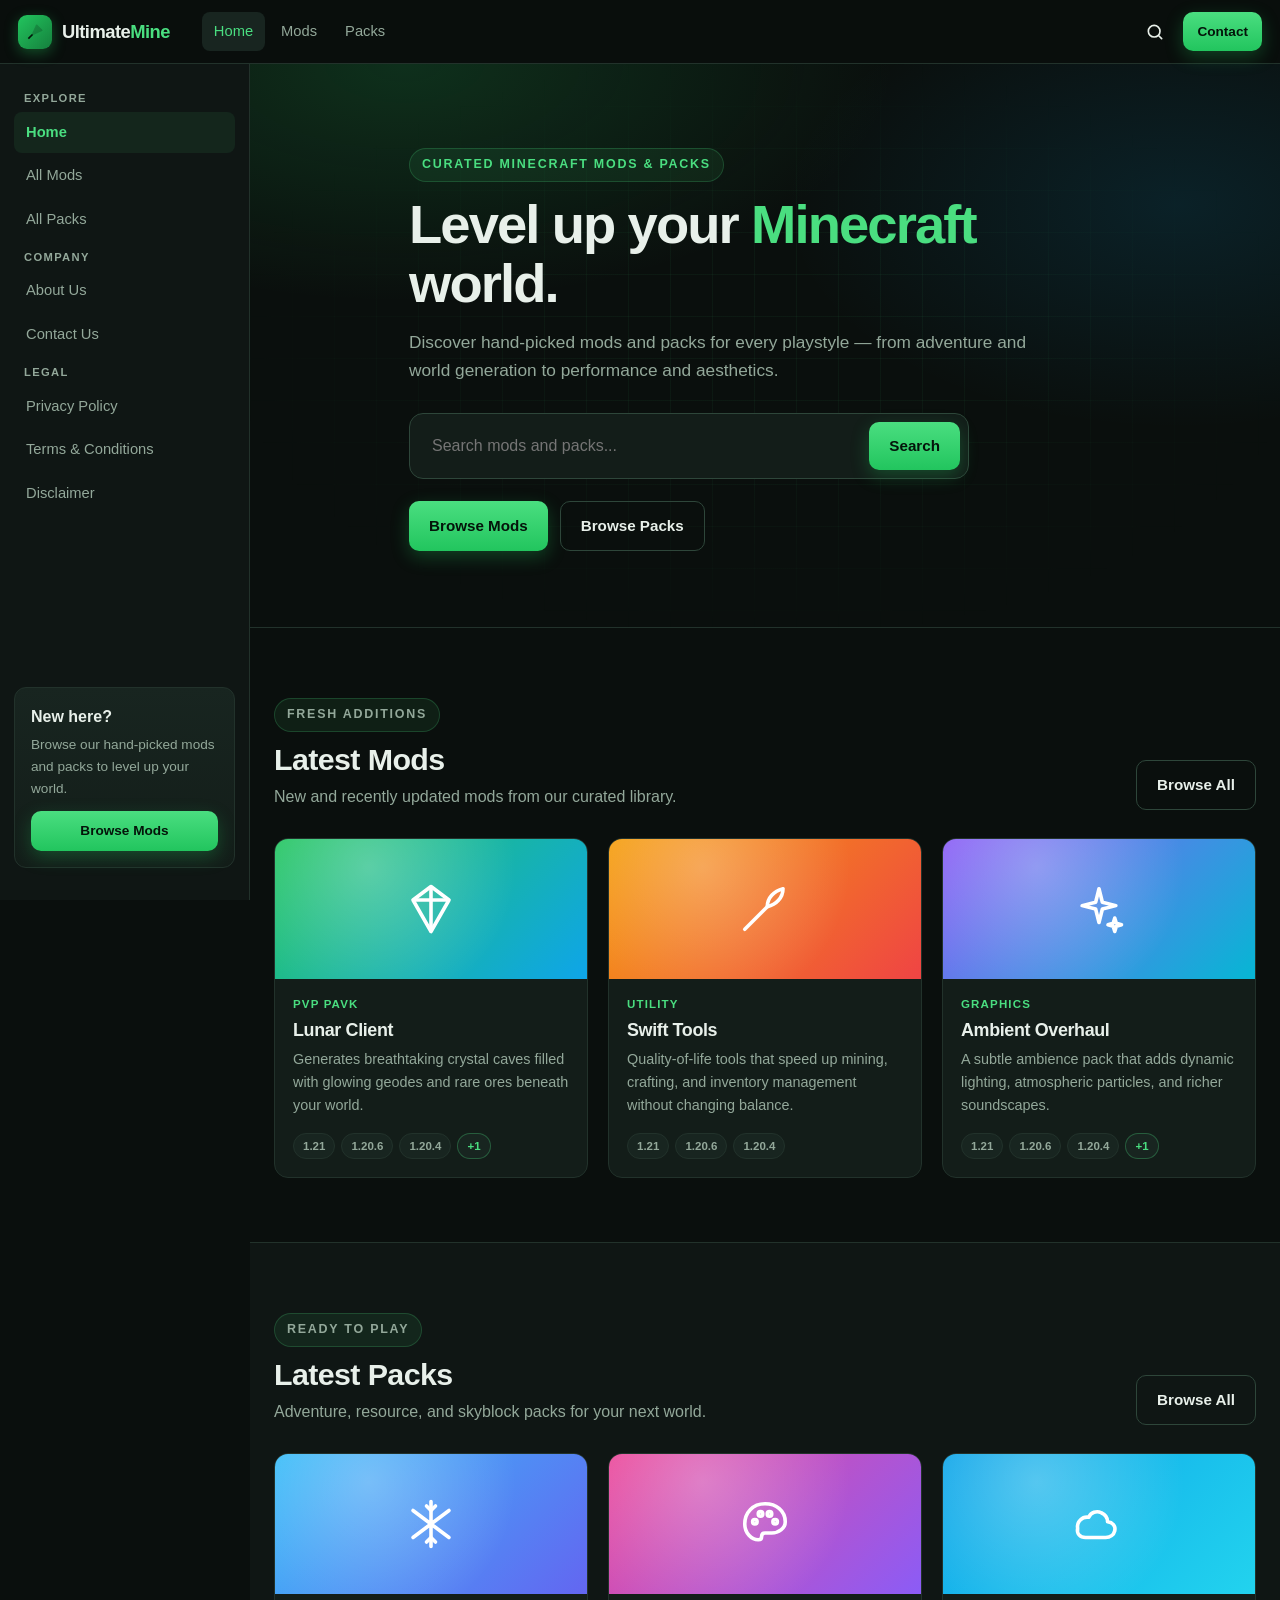
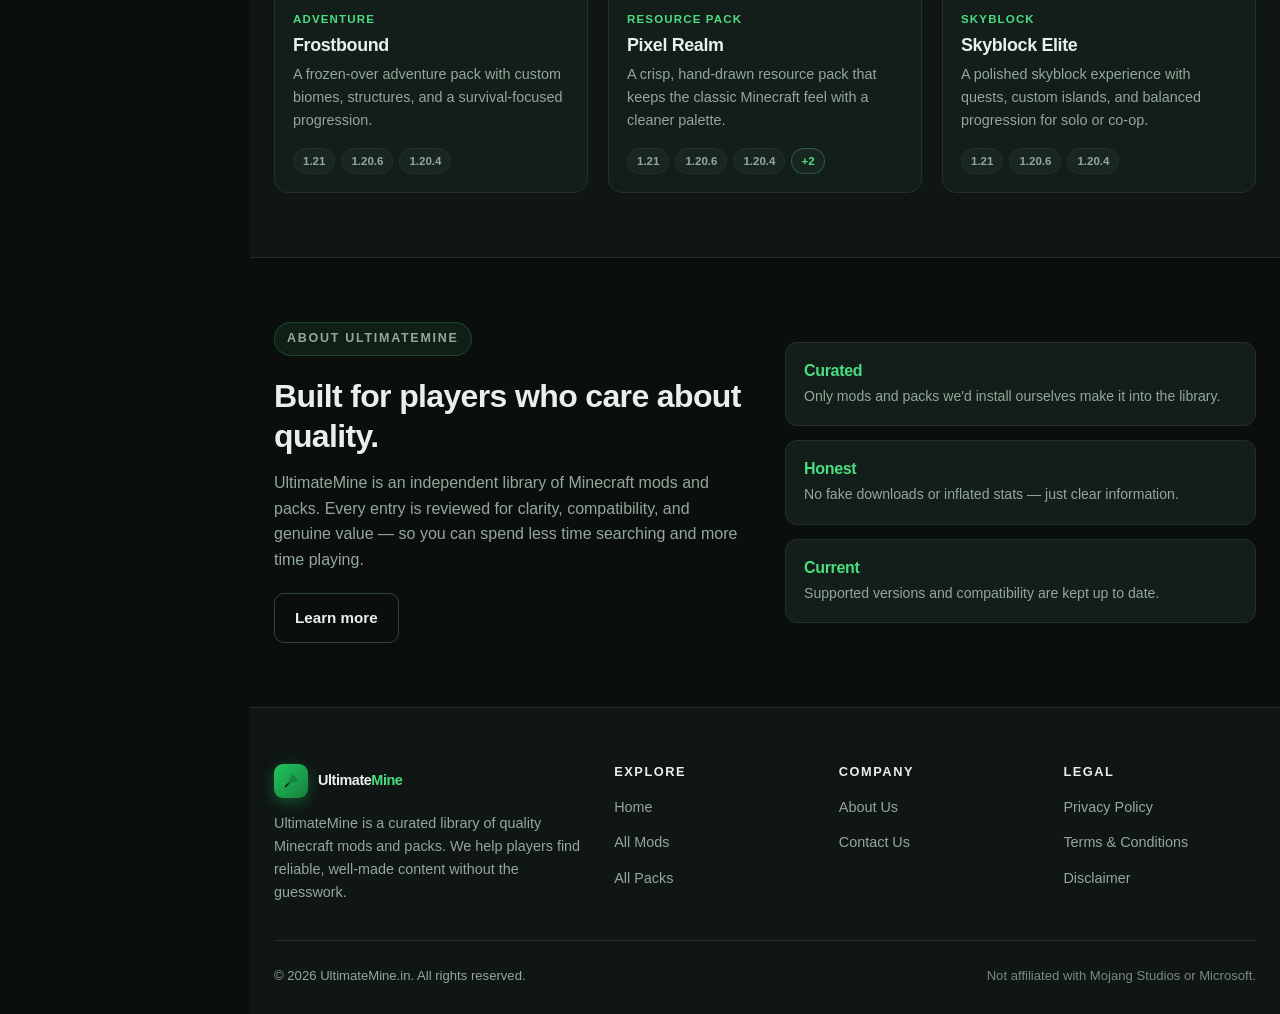
<file: index.html>
<!DOCTYPE html>
<html lang="en">
<head>
  <meta charset="UTF-8">
  <meta name="viewport" content="width=device-width, initial-scale=1.0">
  <title>UltimateMine — Premium Minecraft Mods &amp; Packs</title>
  <meta name="description" content="UltimateMine is a curated library of quality Minecraft mods and packs. Discover world generation, utility, graphics, adventure, resource packs and skyblock experiences.">
  <link rel="canonical" href="https://ultimatemine.in/">
  <meta name="robots" content="index, follow, max-image-preview:large">
  <meta name="theme-color" content="#0a0f0d">

  <meta property="og:type" content="website">
  <meta property="og:site_name" content="UltimateMine">
  <meta property="og:title" content="UltimateMine — Premium Minecraft Mods &amp; Packs">
  <meta property="og:description" content="A curated library of quality Minecraft mods and packs for every playstyle.">
  <meta property="og:url" content="https://ultimatemine.in/">
  <meta property="og:image" content="https://ultimatemine.in/assets/images/og-cover.svg">

  <meta name="twitter:card" content="summary_large_image">
  <meta name="twitter:title" content="UltimateMine — Premium Minecraft Mods &amp; Packs">
  <meta name="twitter:description" content="A curated library of quality Minecraft mods and packs for every playstyle.">
  <meta name="twitter:image" content="https://ultimatemine.in/assets/images/og-cover.svg">

  <link rel="icon" type="image/svg+xml" href="assets/images/favicon.svg">
  <link rel="stylesheet" href="assets/style.css">

  <script type="application/ld+json">
  {
    "@context": "https://schema.org",
    "@graph": [
      {
        "@type": "WebSite",
        "@id": "https://ultimatemine.in/#website",
        "url": "https://ultimatemine.in/",
        "name": "UltimateMine",
        "description": "A curated library of quality Minecraft mods and packs.",
        "publisher": { "@id": "https://ultimatemine.in/#organization" },
        "potentialAction": {
          "@type": "SearchAction",
          "target": "https://ultimatemine.in/mods/index.html?q={search_term_string}",
          "query-input": "required name=search_term_string"
        }
      },
      {
        "@type": "Organization",
        "@id": "https://ultimatemine.in/#organization",
        "name": "UltimateMine",
        "url": "https://ultimatemine.in/",
        "logo": "https://ultimatemine.in/assets/images/og-cover.svg"
      }
    ]
  }
  </script>
</head>
<body data-base="">
  <a href="#main" class="skip-link">Skip to content</a>

  <header class="site-header">
    <div class="header-inner">
      <button class="icon-btn menu-toggle" id="menuToggle" aria-label="Toggle navigation menu" aria-expanded="false" aria-controls="sidebar">
        <svg viewBox="0 0 24 24" width="22" height="22" fill="none" stroke="currentColor" stroke-width="2" stroke-linecap="round"><path d="M3 6h18M3 12h18M3 18h18"/></svg>
      </button>
      <a href="index.html" class="logo" aria-label="UltimateMine home">
        <span class="logo-mark" aria-hidden="true">
          <svg viewBox="0 0 24 24" width="20" height="20" fill="none" stroke="currentColor" stroke-width="2" stroke-linejoin="round"><path d="M4 20 L9 15"/><path d="M9 15 L14 4 L20 10 L9 15 Z" fill="currentColor" opacity=".2"/></svg>
        </span>
        <span class="logo-text">Ultimate<span class="accent">Mine</span></span>
      </a>
      <nav class="header-nav" aria-label="Primary navigation">
        <a href="index.html" aria-current="page">Home</a>
        <a href="mods/index.html">Mods</a>
        <a href="packs/index.html">Packs</a>
      </nav>
      <div class="header-actions">
        <button class="icon-btn" id="searchToggle" aria-label="Open search" aria-expanded="false">
          <svg viewBox="0 0 24 24" width="20" height="20" fill="none" stroke="currentColor" stroke-width="2" stroke-linecap="round"><circle cx="11" cy="11" r="7"/><path d="m20 20-3.5-3.5"/></svg>
        </button>
        <a href="contact.html" class="btn btn-primary btn-sm header-cta">Contact</a>
      </div>
    </div>
  </header>

  <div class="search-overlay" id="searchOverlay" hidden>
    <div class="search-panel" role="dialog" aria-modal="true" aria-label="Site search">
      <div class="search-bar">
        <svg viewBox="0 0 24 24" width="20" height="20" fill="none" stroke="currentColor" stroke-width="2" stroke-linecap="round"><circle cx="11" cy="11" r="7"/><path d="m20 20-3.5-3.5"/></svg>
        <input type="search" id="globalSearchInput" placeholder="Search mods and packs..." autocomplete="off" aria-label="Search mods and packs">
        <button class="icon-btn" id="searchClose" aria-label="Close search">
          <svg viewBox="0 0 24 24" width="20" height="20" fill="none" stroke="currentColor" stroke-width="2" stroke-linecap="round"><path d="M6 6l12 12M18 6 6 18"/></svg>
        </button>
      </div>
      <div class="search-results" id="globalSearchResults">
        <p class="search-hint">Start typing to search mods and packs.</p>
      </div>
    </div>
  </div>

  <aside class="sidebar" id="sidebar" aria-label="Sidebar navigation">
    <div class="sidebar-inner">
      <nav class="sidebar-nav" aria-label="Sidebar">
        <span class="sidebar-title">Explore</span>
        <a href="index.html" class="sidebar-link active">Home</a>
        <a href="mods/index.html" class="sidebar-link">All Mods</a>
        <a href="packs/index.html" class="sidebar-link">All Packs</a>
        <span class="sidebar-title">Company</span>
        <a href="about.html" class="sidebar-link">About Us</a>
        <a href="contact.html" class="sidebar-link">Contact Us</a>
        <span class="sidebar-title">Legal</span>
        <a href="privacy-policy.html" class="sidebar-link">Privacy Policy</a>
        <a href="terms.html" class="sidebar-link">Terms &amp; Conditions</a>
        <a href="disclaimer.html" class="sidebar-link">Disclaimer</a>
      </nav>
      <div class="sidebar-card">
        <p class="sidebar-card-title">New here?</p>
        <p class="sidebar-card-text">Browse our hand-picked mods and packs to level up your world.</p>
        <a href="mods/index.html" class="btn btn-primary btn-sm btn-block">Browse Mods</a>
      </div>
    </div>
  </aside>
  <div class="sidebar-backdrop" id="sidebarBackdrop" hidden></div>

  <div class="page-wrap">
    <main id="main">
      <section class="hero">
        <div class="hero-bg" aria-hidden="true"></div>
        <div class="container hero-content">
          <p class="eyebrow">Curated Minecraft Mods &amp; Packs</p>
          <h1>Level up your <span class="accent">Minecraft</span> world.</h1>
          <p class="hero-sub">Discover hand-picked mods and packs for every playstyle — from adventure and world generation to performance and aesthetics.</p>
          <form class="hero-search" id="heroSearch" role="search">
            <input type="search" id="heroSearchInput" placeholder="Search mods and packs..." aria-label="Search mods and packs">
            <button type="submit" class="btn btn-primary">Search</button>
          </form>
          <div class="hero-actions">
            <a href="mods/index.html" class="btn btn-primary">Browse Mods</a>
            <a href="packs/index.html" class="btn btn-ghost">Browse Packs</a>
          </div>
        </div>
      </section>

      <section class="section" aria-labelledby="latest-mods-title">
        <div class="container">
          <div class="section-head">
            <div>
              <p class="eyebrow">Fresh additions</p>
              <h2 id="latest-mods-title">Latest Mods</h2>
              <p>New and recently updated mods from our curated library.</p>
            </div>
            <a href="mods/index.html" class="btn btn-ghost">Browse All</a>
          </div>
          <div class="cards-grid" id="latestMods"></div>
        </div>
      </section>

      <section class="section section-alt" aria-labelledby="latest-packs-title">
        <div class="container">
          <div class="section-head">
            <div>
              <p class="eyebrow">Ready to play</p>
              <h2 id="latest-packs-title">Latest Packs</h2>
              <p>Adventure, resource, and skyblock packs for your next world.</p>
            </div>
            <a href="packs/index.html" class="btn btn-ghost">Browse All</a>
          </div>
          <div class="cards-grid" id="latestPacks"></div>
        </div>
      </section>

      <section class="section" aria-labelledby="about-title">
        <div class="container">
          <div class="about-grid">
            <div>
              <p class="eyebrow">About UltimateMine</p>
              <h2 id="about-title">Built for players who care about quality.</h2>
              <p>UltimateMine is an independent library of Minecraft mods and packs. Every entry is reviewed for clarity, compatibility, and genuine value — so you can spend less time searching and more time playing.</p>
              <a href="about.html" class="btn btn-ghost">Learn more</a>
            </div>
            <div class="about-features">
              <div class="feature">
                <h3>Curated</h3>
                <p>Only mods and packs we'd install ourselves make it into the library.</p>
              </div>
              <div class="feature">
                <h3>Honest</h3>
                <p>No fake downloads or inflated stats — just clear information.</p>
              </div>
              <div class="feature">
                <h3>Current</h3>
                <p>Supported versions and compatibility are kept up to date.</p>
              </div>
            </div>
          </div>
        </div>
      </section>
    </main>

    <footer class="site-footer">
      <div class="container">
        <div class="footer-grid">
          <div class="footer-col footer-brand">
            <a href="index.html" class="logo" aria-label="UltimateMine home">
              <span class="logo-mark" aria-hidden="true">
                <svg viewBox="0 0 24 24" width="18" height="18" fill="none" stroke="currentColor" stroke-width="2" stroke-linejoin="round"><path d="M4 20 L9 15"/><path d="M9 15 L14 4 L20 10 L9 15 Z" fill="currentColor" opacity=".2"/></svg>
              </span>
              <span class="logo-text">Ultimate<span class="accent">Mine</span></span>
            </a>
            <p class="footer-about">UltimateMine is a curated library of quality Minecraft mods and packs. We help players find reliable, well-made content without the guesswork.</p>
            <!-- Add social media links here when provided, e.g.:
            <div class="footer-social">
              <a href="https://twitter.com/yourhandle" rel="noopener" target="_blank">Twitter</a>
            </div> -->
          </div>
          <div class="footer-col">
            <h4 class="footer-heading">Explore</h4>
            <ul>
              <li><a href="index.html">Home</a></li>
              <li><a href="mods/index.html">All Mods</a></li>
              <li><a href="packs/index.html">All Packs</a></li>
            </ul>
          </div>
          <div class="footer-col">
            <h4 class="footer-heading">Company</h4>
            <ul>
              <li><a href="about.html">About Us</a></li>
              <li><a href="contact.html">Contact Us</a></li>
            </ul>
          </div>
          <div class="footer-col">
            <h4 class="footer-heading">Legal</h4>
            <ul>
              <li><a href="privacy-policy.html">Privacy Policy</a></li>
              <li><a href="terms.html">Terms &amp; Conditions</a></li>
              <li><a href="disclaimer.html">Disclaimer</a></li>
            </ul>
          </div>
        </div>
        <div class="footer-bottom">
          <p>&copy; <span id="year">2025</span> UltimateMine.in. All rights reserved.</p>
          <p class="footer-note">Not affiliated with Mojang Studios or Microsoft.</p>
        </div>
      </div>
    </footer>
  </div>

  <script src="assets/main.js" defer></script>
</body>
</html>
</file>
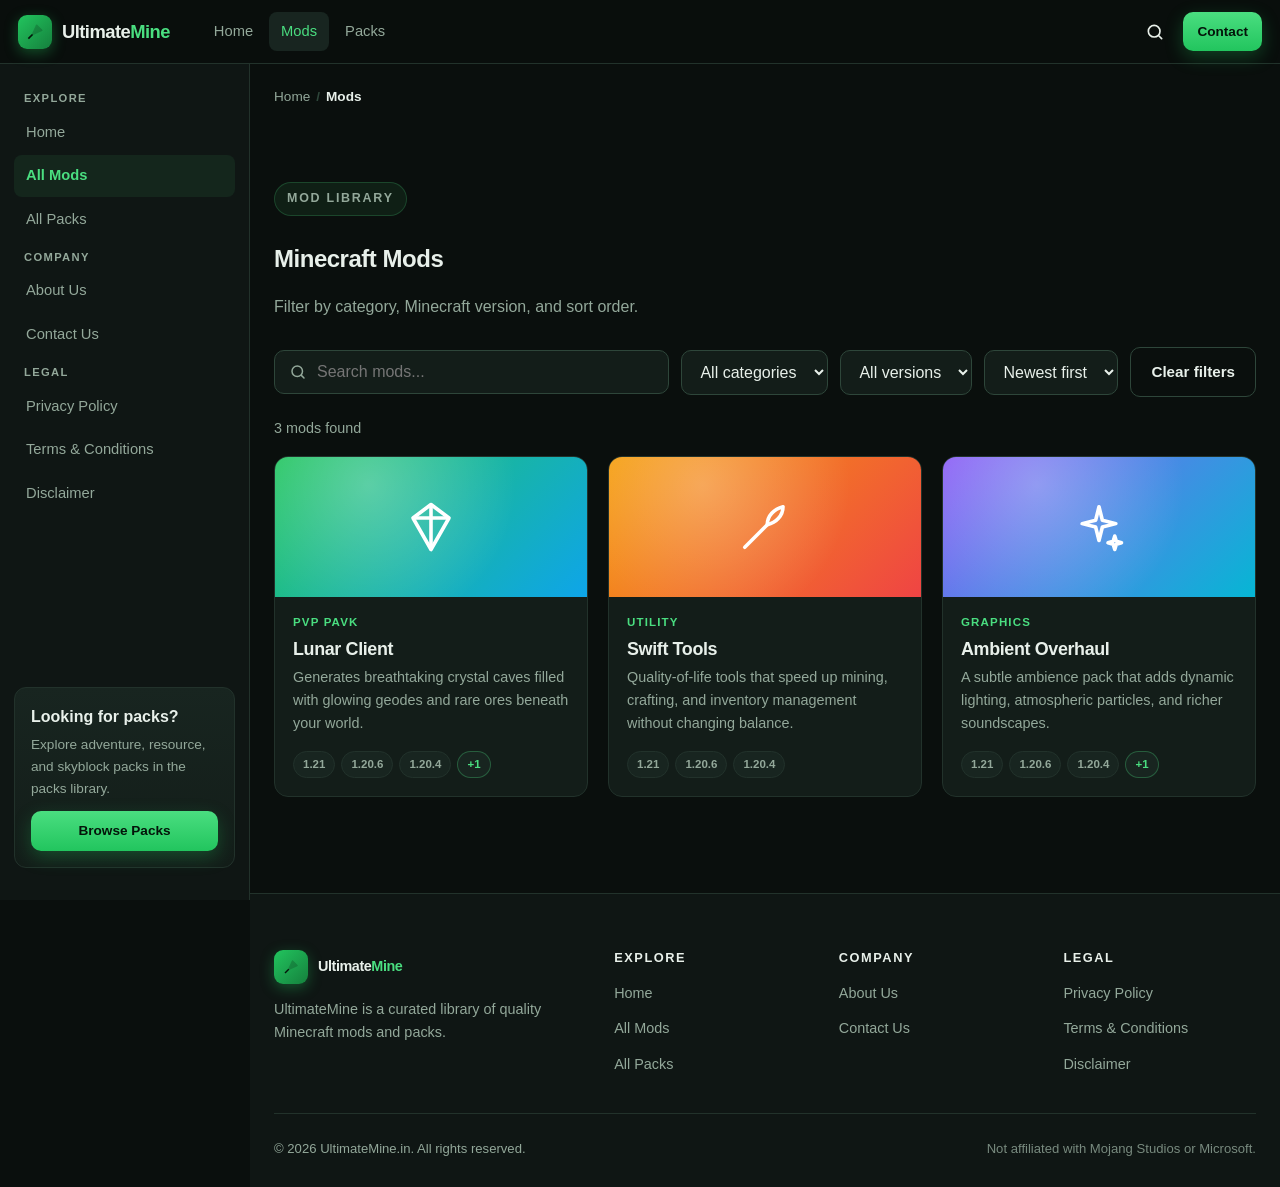
<file: mods/index.html>
<!DOCTYPE html>
<html lang="en">
<head>
  <meta charset="UTF-8">
  <meta name="viewport" content="width=device-width, initial-scale=1.0">
  <title>Minecraft Mods — Browse Curated Mods | UltimateMine</title>
  <meta name="description" content="Browse the UltimateMine mod library. Filter by category and Minecraft version, sort results, and find quality mods for world generation, utility, graphics, and more.">
  <link rel="canonical" href="https://ultimatemine.in/mods/">
  <meta name="robots" content="index, follow, max-image-preview:large">
  <meta name="theme-color" content="#0a0f0d">

  <meta property="og:type" content="website">
  <meta property="og:site_name" content="UltimateMine">
  <meta property="og:title" content="Minecraft Mods — Browse Curated Mods | UltimateMine">
  <meta property="og:description" content="Browse quality Minecraft mods by category, version, and recency.">
  <meta property="og:url" content="https://ultimatemine.in/mods/">
  <meta property="og:image" content="https://ultimatemine.in/assets/images/og-cover.svg">

  <meta name="twitter:card" content="summary_large_image">
  <meta name="twitter:title" content="Minecraft Mods — Browse Curated Mods | UltimateMine">
  <meta name="twitter:description" content="Browse quality Minecraft mods by category, version, and recency.">
  <meta name="twitter:image" content="https://ultimatemine.in/assets/images/og-cover.svg">

  <link rel="icon" type="image/svg+xml" href="../assets/images/favicon.svg">
  <link rel="stylesheet" href="../assets/style.css">

  <script type="application/ld+json">
  {
    "@context": "https://schema.org",
    "@type": "CollectionPage",
    "name": "Minecraft Mods",
    "url": "https://ultimatemine.in/mods/",
    "description": "Browse the UltimateMine mod library.",
    "isPartOf": { "@type": "WebSite", "name": "UltimateMine", "url": "https://ultimatemine.in/" }
  }
  </script>
</head>
<body data-base="../">
  <a href="#main" class="skip-link">Skip to content</a>

  <header class="site-header">
    <div class="header-inner">
      <button class="icon-btn menu-toggle" id="menuToggle" aria-label="Toggle navigation menu" aria-expanded="false" aria-controls="sidebar">
        <svg viewBox="0 0 24 24" width="22" height="22" fill="none" stroke="currentColor" stroke-width="2" stroke-linecap="round"><path d="M3 6h18M3 12h18M3 18h18"/></svg>
      </button>
      <a href="../index.html" class="logo" aria-label="UltimateMine home">
        <span class="logo-mark" aria-hidden="true">
          <svg viewBox="0 0 24 24" width="20" height="20" fill="none" stroke="currentColor" stroke-width="2" stroke-linejoin="round"><path d="M4 20 L9 15"/><path d="M9 15 L14 4 L20 10 L9 15 Z" fill="currentColor" opacity=".2"/></svg>
        </span>
        <span class="logo-text">Ultimate<span class="accent">Mine</span></span>
      </a>
      <nav class="header-nav" aria-label="Primary navigation">
        <a href="../index.html">Home</a>
        <a href="index.html" aria-current="page">Mods</a>
        <a href="../packs/index.html">Packs</a>
      </nav>
      <div class="header-actions">
        <button class="icon-btn" id="searchToggle" aria-label="Open search" aria-expanded="false">
          <svg viewBox="0 0 24 24" width="20" height="20" fill="none" stroke="currentColor" stroke-width="2" stroke-linecap="round"><circle cx="11" cy="11" r="7"/><path d="m20 20-3.5-3.5"/></svg>
        </button>
        <a href="../contact.html" class="btn btn-primary btn-sm header-cta">Contact</a>
      </div>
    </div>
  </header>

  <div class="search-overlay" id="searchOverlay" hidden>
    <div class="search-panel" role="dialog" aria-modal="true" aria-label="Site search">
      <div class="search-bar">
        <svg viewBox="0 0 24 24" width="20" height="20" fill="none" stroke="currentColor" stroke-width="2" stroke-linecap="round"><circle cx="11" cy="11" r="7"/><path d="m20 20-3.5-3.5"/></svg>
        <input type="search" id="globalSearchInput" placeholder="Search mods and packs..." autocomplete="off" aria-label="Search mods and packs">
        <button class="icon-btn" id="searchClose" aria-label="Close search">
          <svg viewBox="0 0 24 24" width="20" height="20" fill="none" stroke="currentColor" stroke-width="2" stroke-linecap="round"><path d="M6 6l12 12M18 6 6 18"/></svg>
        </button>
      </div>
      <div class="search-results" id="globalSearchResults">
        <p class="search-hint">Start typing to search mods and packs.</p>
      </div>
    </div>
  </div>

  <aside class="sidebar" id="sidebar" aria-label="Sidebar navigation">
    <div class="sidebar-inner">
      <nav class="sidebar-nav" aria-label="Sidebar">
        <span class="sidebar-title">Explore</span>
        <a href="../index.html" class="sidebar-link">Home</a>
        <a href="index.html" class="sidebar-link active">All Mods</a>
        <a href="../packs/index.html" class="sidebar-link">All Packs</a>
        <span class="sidebar-title">Company</span>
        <a href="../about.html" class="sidebar-link">About Us</a>
        <a href="../contact.html" class="sidebar-link">Contact Us</a>
        <span class="sidebar-title">Legal</span>
        <a href="../privacy-policy.html" class="sidebar-link">Privacy Policy</a>
        <a href="../terms.html" class="sidebar-link">Terms &amp; Conditions</a>
        <a href="../disclaimer.html" class="sidebar-link">Disclaimer</a>
      </nav>
      <div class="sidebar-card">
        <p class="sidebar-card-title">Looking for packs?</p>
        <p class="sidebar-card-text">Explore adventure, resource, and skyblock packs in the packs library.</p>
        <a href="../packs/index.html" class="btn btn-primary btn-sm btn-block">Browse Packs</a>
      </div>
    </div>
  </aside>
  <div class="sidebar-backdrop" id="sidebarBackdrop" hidden></div>

  <div class="page-wrap">
    <main id="main">
      <div class="container">
        <nav class="breadcrumbs" aria-label="Breadcrumb">
          <ol>
            <li><a href="../index.html">Home</a></li>
            <li aria-current="page">Mods</li>
          </ol>
        </nav>

        <section class="section" aria-labelledby="mods-title">
          <div class="section-head">
            <div>
              <p class="eyebrow">Mod library</p>
              <h1 id="mods-title">Minecraft Mods</h1>
              <p>Filter by category, Minecraft version, and sort order.</p>
            </div>
          </div>

          <div class="filters" role="search">
            <label class="filter-search">
              <svg viewBox="0 0 24 24" width="18" height="18" fill="none" stroke="currentColor" stroke-width="2" stroke-linecap="round" aria-hidden="true"><circle cx="11" cy="11" r="7"/><path d="m20 20-3.5-3.5"/></svg>
              <input type="search" id="listingSearch" placeholder="Search mods..." aria-label="Search mods">
            </label>
            <select id="filterCategory" aria-label="Filter by category">
              <option value="all">All categories</option>
            </select>
            <select id="filterVersion" aria-label="Filter by Minecraft version">
              <option value="all">All versions</option>
            </select>
            <select id="sortBy" aria-label="Sort results">
              <option value="newest">Newest first</option>
              <option value="oldest">Oldest first</option>
              <option value="az">A → Z</option>
              <option value="za">Z → A</option>
            </select>
            <button class="btn btn-ghost" id="clearFilters" type="button">Clear filters</button>
          </div>

          <p class="result-count" id="resultCount" aria-live="polite"></p>

          <div class="cards-grid" id="listingGrid" data-listing data-type="mod" data-prefix=""></div>

          <p class="no-results" id="noResults" hidden>No mods match your search or filters. Try clearing a filter.</p>

          <div class="load-more-wrap">
            <button class="btn btn-primary" id="loadMore" type="button">Load more mods</button>
          </div>
        </section>
      </div>
    </main>

    <footer class="site-footer">
      <div class="container">
        <div class="footer-grid">
          <div class="footer-col footer-brand">
            <a href="../index.html" class="logo" aria-label="UltimateMine home">
              <span class="logo-mark" aria-hidden="true">
                <svg viewBox="0 0 24 24" width="18" height="18" fill="none" stroke="currentColor" stroke-width="2" stroke-linejoin="round"><path d="M4 20 L9 15"/><path d="M9 15 L14 4 L20 10 L9 15 Z" fill="currentColor" opacity=".2"/></svg>
              </span>
              <span class="logo-text">Ultimate<span class="accent">Mine</span></span>
            </a>
            <p class="footer-about">UltimateMine is a curated library of quality Minecraft mods and packs.</p>
          </div>
          <div class="footer-col">
            <h4 class="footer-heading">Explore</h4>
            <ul>
              <li><a href="../index.html">Home</a></li>
              <li><a href="index.html">All Mods</a></li>
              <li><a href="../packs/index.html">All Packs</a></li>
            </ul>
          </div>
          <div class="footer-col">
            <h4 class="footer-heading">Company</h4>
            <ul>
              <li><a href="../about.html">About Us</a></li>
              <li><a href="../contact.html">Contact Us</a></li>
            </ul>
          </div>
          <div class="footer-col">
            <h4 class="footer-heading">Legal</h4>
            <ul>
              <li><a href="../privacy-policy.html">Privacy Policy</a></li>
              <li><a href="../terms.html">Terms &amp; Conditions</a></li>
              <li><a href="../disclaimer.html">Disclaimer</a></li>
            </ul>
          </div>
        </div>
        <div class="footer-bottom">
          <p>&copy; <span id="year">2025</span> UltimateMine.in. All rights reserved.</p>
          <p class="footer-note">Not affiliated with Mojang Studios or Microsoft.</p>
        </div>
      </div>
    </footer>
  </div>

  <script src="../assets/main.js" defer></script>
</body>
  </html>
</file>
<file: assets/style.css>
/* ============================================================
   UltimateMine — style.css
   Premium dark theme with Minecraft-inspired green accents
   ============================================================ */

:root {
  --bg: #0a0f0d;
  --bg-elev: #0f1614;
  --surface: #131d19;
  --surface-2: #182520;
  --border: #22322b;
  --border-2: #2e463a;
  --text: #e8f0ea;
  --muted: #93a89a;
  --green: #4ade80;
  --green-2: #22c55e;
  --green-deep: #15803d;
  --radius: 14px;
  --radius-sm: 10px;
  --shadow: 0 10px 30px rgba(0, 0, 0, 0.35);
  --shadow-lg: 0 24px 60px rgba(0, 0, 0, 0.5);
  --font: -apple-system, BlinkMacSystemFont, "Segoe UI", Roboto, "Helvetica Neue", Arial, sans-serif;
  --mono: ui-monospace, SFMono-Regular, Menlo, Consolas, monospace;
}

*, *::before, *::after { box-sizing: border-box; }
html { scroll-behavior: smooth; -webkit-text-size-adjust: 100%; }

body {
  margin: 0;
  font-family: var(--font);
  background: var(--bg);
  color: var(--text);
  line-height: 1.6;
  -webkit-font-smoothing: antialiased;
  min-height: 100vh;
}

body.no-scroll { overflow: hidden; }

img, svg { display: block; max-width: 100%; }
a { color: inherit; text-decoration: none; }
button { font: inherit; cursor: pointer; border: 0; background: none; color: inherit; }
input, select, textarea { font-family: inherit; font-size: 1rem; }
h1, h2, h3, h4 { line-height: 1.25; letter-spacing: -0.02em; }
:focus-visible { outline: 2px solid var(--green); outline-offset: 3px; border-radius: 4px; }

.accent { color: var(--green); }
.container { width: 100%; max-width: 1180px; margin: 0 auto; padding: 0 24px; }

.skip-link {
  position: absolute; left: 12px; top: -60px; z-index: 200;
  background: var(--green); color: #04140a; padding: 10px 16px;
  border-radius: 8px; font-weight: 700; transition: top .2s;
}
.skip-link:focus { top: 12px; }

/* ============ Buttons ============ */
.btn {
  display: inline-flex; align-items: center; justify-content: center; gap: 8px;
  padding: 12px 20px; border-radius: 10px; font-weight: 600; font-size: .95rem;
  transition: transform .15s ease, background .2s ease, border-color .2s ease, box-shadow .2s ease;
  white-space: nowrap;
}
.btn-sm { padding: 9px 14px; font-size: .85rem; }
.btn-block { width: 100%; }

.btn-primary {
  background: linear-gradient(180deg, var(--green), var(--green-2));
  color: #04140a;
  box-shadow: 0 6px 18px rgba(34, 197, 94, 0.28);
}
.btn-primary:hover { transform: translateY(-2px); box-shadow: 0 10px 26px rgba(34, 197, 94, 0.4); }

.btn-ghost {
  background: transparent; color: var(--text);
  border: 1px solid var(--border-2);
}
.btn-ghost:hover { border-color: var(--green); color: var(--green); transform: translateY(-2px); }

.icon-btn {
  display: inline-grid; place-items: center;
  width: 40px; height: 40px; border-radius: 10px;
  color: var(--text); border: 1px solid transparent;
  transition: background .2s, color .2s, border-color .2s;
}
.icon-btn:hover { background: var(--surface-2); color: var(--green); border-color: var(--border); }

/* ============ Header ============ */
.site-header {
  position: fixed; top: 0; left: 0; right: 0; height: 64px; z-index: 100;
  background: rgba(10, 15, 13, 0.82);
  backdrop-filter: blur(14px); -webkit-backdrop-filter: blur(14px);
  border-bottom: 1px solid var(--border);
}
.header-inner {
  height: 100%; display: flex; align-items: center; gap: 14px;
  padding: 0 18px; max-width: 1400px; margin: 0 auto;
}
.menu-toggle { display: none; }

.logo {
  display: inline-flex; align-items: center; gap: 10px;
  font-weight: 800; font-size: 1.15rem; letter-spacing: -0.03em;
}
.logo-mark {
  display: inline-grid; place-items: center;
  width: 34px; height: 34px; border-radius: 9px;
  background: linear-gradient(135deg, var(--green-2), var(--green-deep));
  color: #04140a;
  box-shadow: 0 4px 14px rgba(34, 197, 94, 0.35);
}
.logo-text { color: var(--text); }
.logo-text .accent { color: var(--green); }

.header-nav {
  display: flex; gap: 4px; margin-left: 18px;
}
.header-nav a {
  padding: 8px 12px; border-radius: 8px;
  font-size: .92rem; font-weight: 500; color: var(--muted);
  transition: color .2s, background .2s;
}
.header-nav a:hover, .header-nav a[aria-current="page"] {
  color: var(--text); background: var(--surface-2);
}
.header-nav a[aria-current="page"] { color: var(--green); }

.header-actions { display: flex; align-items: center; gap: 8px; margin-left: auto; }
.header-cta { display: inline-flex; }

/* ============ Search overlay ============ */
.search-overlay {
  position: fixed; inset: 0; z-index: 200;
  background: rgba(4, 8, 6, 0.75);
  backdrop-filter: blur(6px);
  display: grid; place-items: start center;
  padding: 90px 16px 24px;
}
.search-overlay[hidden] { display: none; }
.search-panel {
  width: 100%; max-width: 680px;
  background: var(--bg-elev);
  border: 1px solid var(--border-2);
  border-radius: 16px;
  box-shadow: var(--shadow-lg);
  overflow: hidden;
}
.search-bar {
  display: flex; align-items: center; gap: 10px;
  padding: 14px 16px; border-bottom: 1px solid var(--border);
  color: var(--muted);
}
.search-bar input {
  flex: 1; background: none; border: 0; outline: none;
  color: var(--text); font-size: 1.05rem; padding: 6px 0;
}
.search-results { max-height: 60vh; overflow-y: auto; padding: 8px; }
.search-hint { color: var(--muted); padding: 18px; text-align: center; margin: 0; font-size: .9rem; }

.search-result {
  display: flex; align-items: center; gap: 12px;
  padding: 10px 12px; border-radius: 10px;
  transition: background .15s;
}
.search-result:hover { background: var(--surface-2); }
.search-result-icon {
  width: 40px; height: 40px; border-radius: 9px;
  display: grid; place-items: center;
  background: var(--surface-2); color: var(--green); flex-shrink: 0;
}
.search-result-icon svg { width: 22px; height: 22px; }
.search-result-body { display: flex; flex-direction: column; min-width: 0; }
.search-result-title { font-weight: 600; }
.search-result-meta { font-size: .8rem; color: var(--muted); }

/* ============ Sidebar ============ */
.sidebar {
  position: fixed; top: 64px; left: 0; bottom: 0; width: 250px;
  background: var(--bg-elev);
  border-right: 1px solid var(--border);
  overflow-y: auto; z-index: 90;
  transition: transform .3s ease;
}
.sidebar-inner { padding: 20px 14px 32px; display: flex; flex-direction: column; gap: 20px; min-height: 100%; }
.sidebar-title {
  display: block; font-size: .7rem; font-weight: 700; letter-spacing: .12em;
  text-transform: uppercase; color: var(--muted);
  padding: 6px 10px 2px;
}
.sidebar-nav { display: flex; flex-direction: column; gap: 2px; }
.sidebar-link {
  display: block; padding: 9px 12px; border-radius: 8px;
  color: var(--muted); font-size: .92rem; font-weight: 500;
  transition: color .15s, background .15s;
}
.sidebar-link:hover { color: var(--text); background: var(--surface-2); }
.sidebar-link.active { color: var(--green); background: rgba(74, 222, 128, 0.08); font-weight: 600; }

.sidebar-card {
  margin-top: auto;
  padding: 16px; border-radius: 12px;
  background: linear-gradient(180deg, var(--surface-2), var(--surface));
  border: 1px solid var(--border);
}
.sidebar-card-title { margin: 0 0 4px; font-weight: 700; }
.sidebar-card-text { margin: 0 0 12px; color: var(--muted); font-size: .85rem; }

.sidebar-backdrop {
  position: fixed; inset: 64px 0 0 0; z-index: 85;
  background: rgba(0, 0, 0, 0.55);
}
.sidebar-backdrop[hidden] { display: none; }

/* ============ Page wrapper ============ */
.page-wrap {
  margin-left: 250px; margin-top: 64px;
  min-height: calc(100vh - 64px);
  display: flex; flex-direction: column;
}
main { flex: 1 0 auto; }

/* ============ Hero ============ */
.hero {
  position: relative; overflow: hidden;
  padding: 84px 0 76px;
  border-bottom: 1px solid var(--border);
}
.hero-bg {
  position: absolute; inset: 0; pointer-events: none;
  background:
    radial-gradient(700px 340px at 15% 0%, rgba(34, 197, 94, 0.18), transparent 70%),
    radial-gradient(560px 320px at 90% 25%, rgba(14, 165, 233, 0.12), transparent 70%);
}
.hero-bg::after {
  content: ""; position: absolute; inset: 0;
  background-image:
    linear-gradient(rgba(74, 222, 128, 0.05) 1px, transparent 1px),
    linear-gradient(90deg, rgba(74, 222, 128, 0.05) 1px, transparent 1px);
  background-size: 42px 42px;
  -webkit-mask-image: radial-gradient(ellipse at center, #000 25%, transparent 75%);
  mask-image: radial-gradient(ellipse at center, #000 25%, transparent 75%);
}
.hero-content { position: relative; max-width: 760px; }
.eyebrow {
  display: inline-block; margin: 0 0 14px;
  font-size: .78rem; font-weight: 700; letter-spacing: .14em;
  text-transform: uppercase; color: var(--green);
  padding: 6px 12px; border-radius: 999px;
  background: rgba(74, 222, 128, 0.08);
  border: 1px solid rgba(74, 222, 128, 0.2);
}
.hero h1 {
  margin: 0 0 16px; font-size: clamp(2rem, 5vw, 3.4rem);
  line-height: 1.08; letter-spacing: -0.035em;
}
.hero-sub { margin: 0 0 28px; color: var(--muted); font-size: 1.08rem; max-width: 620px; }

.hero-search {
  display: flex; gap: 8px; margin-bottom: 22px;
  max-width: 560px; padding: 8px;
  background: var(--surface);
  border: 1px solid var(--border-2);
  border-radius: 14px;
  transition: border-color .2s, box-shadow .2s;
}
.hero-search:focus-within { border-color: var(--green); box-shadow: 0 0 0 3px rgba(74, 222, 128, 0.15); }
.hero-search input {
  flex: 1; background: none; border: 0; outline: none;
  color: var(--text); padding: 10px 14px; font-size: 1rem;
}
.hero-actions { display: flex; gap: 12px; flex-wrap: wrap; }

/* ============ Sections ============ */
.section { padding: 64px 0; }
.section-alt { background: var(--bg-elev); border-top: 1px solid var(--border); border-bottom: 1px solid var(--border); }
.section-head {
  display: flex; align-items: end; justify-content: space-between;
  gap: 16px; margin-bottom: 28px; flex-wrap: wrap;
}
.section-head h2 { margin: 0; font-size: clamp(1.4rem, 2.4vw, 1.9rem); }
.section-head .eyebrow { margin-bottom: 8px; }
.section-head p { margin: 6px 0 0; color: var(--muted); }

/* ============ Cards ============ */
.cards-grid {
  display: grid;
  grid-template-columns: repeat(auto-fill, minmax(280px, 1fr));
  gap: 20px;
}
.card {
  display: flex; flex-direction: column;
  background: var(--surface);
  border: 1px solid var(--border);
  border-radius: var(--radius);
  overflow: hidden;
  transition: transform .25s ease, border-color .25s ease, box-shadow .25s ease;
}
.card:hover {
  transform: translateY(-4px);
  border-color: var(--green-2);
  box-shadow: 0 18px 40px rgba(0, 0, 0, 0.45), 0 0 0 1px rgba(74, 222, 128, 0.18);
}
.card-icon {
  height: 140px; display: grid; place-items: center;
  background: var(--icon-bg, linear-gradient(135deg, #22c55e, #0ea5e9));
  color: #fff; position: relative; overflow: hidden;
}
.card-icon::after {
  content: ""; position: absolute; inset: 0;
  background: radial-gradient(circle at 30% 20%, rgba(255, 255, 255, 0.28), transparent 60%);
}
.card-icon svg { width: 54px; height: 54px; position: relative; z-index: 1; }
.card-body { padding: 16px 18px 18px; display: flex; flex-direction: column; gap: 6px; flex: 1; }
.card-category {
  font-size: .72rem; font-weight: 700; letter-spacing: .1em;
  text-transform: uppercase; color: var(--green);
}
.card-title { margin: 0; font-size: 1.12rem; }
.card-desc { margin: 0; color: var(--muted); font-size: .9rem; flex: 1; }
.card-tags { display: flex; flex-wrap: wrap; gap: 6px; margin-top: 10px; }
.tag {
  font-size: .72rem; font-weight: 600; color: var(--muted);
  background: var(--surface-2); border: 1px solid var(--border);
  padding: 3px 9px; border-radius: 999px;
}
.tag-more { color: var(--green); border-color: rgba(74, 222, 128, 0.3); }

.fade-up { animation: fadeUp .45s ease both; }
@keyframes fadeUp { from { opacity: 0; transform: translateY(14px); } to { opacity: 1; transform: none; } }

/* ============ Filters ============ */
.filters {
  display: grid; gap: 12px; margin-bottom: 20px;
  grid-template-columns: 1fr auto auto auto auto;
  align-items: center;
}
.filter-search {
  display: flex; align-items: center; gap: 10px;
  background: var(--surface); border: 1px solid var(--border-2);
  border-radius: 10px; padding: 0 14px; color: var(--muted);
}
.filter-search input {
  flex: 1; background: none; border: 0; outline: none;
  color: var(--text); padding: 12px 0; min-width: 0;
}
.filters select {
  background: var(--surface); color: var(--text);
  border: 1px solid var(--border-2); border-radius: 10px;
  padding: 12px 14px; outline: none;
}
.filters select:focus { border-color: var(--green); }

.result-count { color: var(--muted); font-size: .9rem; margin: 0 0 16px; }
.no-results {
  text-align: center; color: var(--muted);
  padding: 40px 16px; border: 1px dashed var(--border-2);
  border-radius: var(--radius); margin: 16px 0;
}
.no-results[hidden] { display: none; }
.load-more-wrap { display: flex; justify-content: center; margin-top: 32px; }
.load-more-wrap .btn[hidden] { display: none; }

/* ============ Breadcrumbs ============ */
.breadcrumbs { padding: 22px 0 4px; font-size: .85rem; }
.breadcrumbs ol {
  list-style: none; display: flex; flex-wrap: wrap;
  gap: 6px; padding: 0; margin: 0; color: var(--muted);
}
.breadcrumbs li + li::before { content: "/"; margin-right: 6px; color: var(--border-2); }
.breadcrumbs a { color: var(--muted); }
.breadcrumbs a:hover { color: var(--green); }
.breadcrumbs [aria-current="page"] { color: var(--text); font-weight: 600; }

/* ============ Detail page ============ */
.detail-layout {
  display: grid; grid-template-columns: minmax(0, 1fr) 320px;
  gap: 32px; padding: 20px 0 64px;
}
.detail-hero {
  display: flex; align-items: center; gap: 18px;
  padding: 22px; margin-bottom: 26px;
  background: linear-gradient(135deg, var(--surface), var(--surface-2));
  border: 1px solid var(--border); border-radius: var(--radius);
}
.detail-icon {
  width: 84px; height: 84px; border-radius: 16px;
  display: grid; place-items: center; flex-shrink: 0;
  background: var(--icon-bg, linear-gradient(135deg, #22c55e, #0ea5e9));
  color: #fff;
  box-shadow: 0 10px 28px rgba(0, 0, 0, 0.35);
}
.detail-icon svg { width: 40px; height: 40px; }
.detail-hero h1 { margin: 0 0 4px; font-size: clamp(1.6rem, 3vw, 2.2rem); }
.detail-category { margin: 0; color: var(--green); font-weight: 600; font-size: .9rem; }
.detail-tags { display: flex; flex-wrap: wrap; gap: 6px; margin-top: 10px; }

.detail-section { margin-bottom: 38px; }
.detail-section h2 {
  margin: 0 0 14px; font-size: 1.3rem;
  padding-bottom: 10px; border-bottom: 1px solid var(--border);
}
.detail-section p { color: var(--muted); margin: 0 0 12px; }
.detail-section ul, .detail-section ol { color: var(--muted); padding-left: 20px; margin: 0 0 12px; }
.detail-section li { margin-bottom: 6px; }
.detail-section li strong { color: var(--text); }

.screenshots { display: grid; gap: 16px; }
.screenshots figure { margin: 0; }
.screenshots img {
  width: 100%; height: auto; border-radius: var(--radius);
  border: 1px solid var(--border);
}
.screenshots figcaption { font-size: .82rem; color: var(--muted); margin-top: 8px; text-align: center; }

.steps { counter-reset: step; list-style: none; padding: 0; }
.steps li {
  counter-increment: step; position: relative;
  padding: 10px 0 10px 44px; border-bottom: 1px solid var(--border);
}
.steps li:last-child { border-bottom: 0; }
.steps li::before {
  content: counter(step); position: absolute; left: 0; top: 10px;
  width: 28px; height: 28px; border-radius: 50%;
  display: grid; place-items: center;
  background: rgba(74, 222, 128, 0.12); color: var(--green);
  font-weight: 700; font-size: .82rem;
}

.detail-side { display: flex; flex-direction: column; gap: 18px; }
.side-card {
  background: var(--surface); border: 1px solid var(--border);
  border-radius: var(--radius); padding: 20px;
}
.side-card h2, .side-card h3 { margin: 0 0 12px; font-size: 1.05rem; }
.side-card p { color: var(--muted); font-size: .9rem; margin: 0 0 12px; }

.download-unavailable {
  padding: 14px; border-radius: 10px;
  background: rgba(74, 222, 128, 0.06);
  border: 1px dashed rgba(74, 222, 128, 0.35);
}
.download-unavailable p { margin: 0 0 8px; font-size: .88rem; }
.download-unavailable p:last-child { margin: 0; }
.download-unavailable a { color: var(--green); text-decoration: underline; }

.info-list { list-style: none; padding: 0; margin: 0; display: flex; flex-direction: column; gap: 10px; }
.info-list li { display: flex; justify-content: space-between; gap: 12px; font-size: .88rem; }
.info-list span:first-child { color: var(--muted); }
.info-list span:last-child { font-weight: 600; text-align: right; }

.related-list { display: flex; flex-direction: column; gap: 10px; }
.related-item {
  display: flex; align-items: center; gap: 10px;
  padding: 10px; border-radius: 10px;
  border: 1px solid var(--border);
  transition: border-color .2s, background .2s;
}
.related-item:hover { border-color: var(--green-2); background: var(--surface-2); }
.related-item .ri-icon {
  width: 36px; height: 36px; border-radius: 8px; flex-shrink: 0;
  display: grid; place-items: center; color: #fff;
}
.related-item .ri-icon svg { width: 20px; height: 20px; }
.related-item .ri-title { font-weight: 600; font-size: .9rem; }
.related-item .ri-meta { font-size: .75rem; color: var(--muted); }

/* ============ About section ============ */
.about-grid { display: grid; grid-template-columns: 1fr 1fr; gap: 40px; align-items: center; }
.about-grid h2 { margin: 0 0 14px; font-size: clamp(1.5rem, 3vw, 2rem); }
.about-grid p { color: var(--muted); margin: 0 0 20px; }
.about-features { display: grid; gap: 14px; }
.feature {
  padding: 18px; border-radius: 12px;
  background: var(--surface); border: 1px solid var(--border);
}
.feature h3 { margin: 0 0 4px; font-size: 1rem; color: var(--green); }
.feature p { margin: 0; font-size: .88rem; }

/* ============ Footer ============ */
.site-footer {
  background: var(--bg-elev);
  border-top: 1px solid var(--border);
  padding: 56px 0 28px;
  margin-top: auto;
}
.footer-grid {
  display: grid; gap: 32px;
  grid-template-columns: 1.6fr 1fr 1fr 1fr;
  margin-bottom: 36px;
}
.footer-brand .logo { margin-bottom: 14px; }
.footer-about { color: var(--muted); font-size: .9rem; margin: 0; max-width: 340px; }
.footer-heading {
  font-size: .8rem; font-weight: 700; letter-spacing: .12em;
  text-transform: uppercase; color: var(--text); margin: 0 0 14px;
}
.footer-col ul { list-style: none; padding: 0; margin: 0; display: flex; flex-direction: column; gap: 10px; }
.footer-col a { color: var(--muted); font-size: .9rem; }
.footer-col a:hover { color: var(--green); }
.footer-bottom {
  display: flex; justify-content: space-between; gap: 12px; flex-wrap: wrap;
  padding-top: 24px; border-top: 1px solid var(--border);
  color: var(--muted); font-size: .82rem;
}
.footer-bottom p { margin: 0; }
.footer-note { opacity: .8; }

/* ============ Prose (legal pages) ============ */
.prose { max-width: 820px; padding: 30px 0 64px; }
.prose h1 { font-size: clamp(1.8rem, 4vw, 2.6rem); margin: 0 0 8px; }
.prose .lead { color: var(--muted); font-size: 1.05rem; margin: 0 0 28px; }
.prose h2 { font-size: 1.3rem; margin: 32px 0 10px; }
.prose h3 { font-size: 1.05rem; margin: 22px 0 8px; }
.prose p, .prose li { color: var(--muted); }
.prose ul, .prose ol { padding-left: 22px; }
.prose a { color: var(--green); text-decoration: underline; }
.prose .updated { font-size: .82rem; color: var(--muted); margin-bottom: 24px; }

/* ============ Contact form ============ */
.contact-grid { display: grid; grid-template-columns: 1fr 1fr; gap: 40px; padding: 20px 0 64px; }
.contact-form { display: flex; flex-direction: column; gap: 14px; }
.field { display: flex; flex-direction: column; gap: 6px; }
.field label { font-size: .85rem; font-weight: 600; }
.field input, .field textarea {
  background: var(--surface); border: 1px solid var(--border-2);
  border-radius: 10px; padding: 12px 14px; color: var(--text);
  outline: none; transition: border-color .2s;
}
.field input:focus, .field textarea:focus { border-color: var(--green); }
.field textarea { resize: vertical; min-height: 140px; }
.form-note { font-size: .8rem; color: var(--muted); }

.contact-card {
  padding: 20px; border-radius: 12px;
  background: var(--surface); border: 1px solid var(--border);
  margin-bottom: 16px;
}
.contact-card h3 { margin: 0 0 6px; font-size: 1rem; }
.contact-card p { margin: 0; color: var(--muted); font-size: .9rem; }

/* ============ 404 ============ */
.error-page {
  text-align: center; padding: 100px 24px 120px;
}
.error-page .code {
  font-size: clamp(4rem, 14vw, 8rem); font-weight: 800;
  line-height: 1; letter-spacing: -0.05em;
  background: linear-gradient(180deg, var(--green), var(--green-deep));
  -webkit-background-clip: text; background-clip: text; color: transparent;
}
.error-page h1 { margin: 0 0 12px; font-size: clamp(1.4rem, 3vw, 2rem); }
.error-page p { color: var(--muted); max-width: 480px; margin: 0 auto 28px; }
.error-actions { display: flex; gap: 12px; justify-content: center; flex-wrap: wrap; }

/* ============ Responsive ============ */
@media (max-width: 1023px) {
  .menu-toggle { display: inline-grid; }
  .header-nav { display: none; }
  .header-cta { display: none; }
  .sidebar { transform: translateX(-100%); width: 280px; }
  .sidebar.open { transform: translateX(0); box-shadow: var(--shadow-lg); }
  .page-wrap { margin-left: 0; }
  .detail-layout { grid-template-columns: 1fr; }
  .about-grid { grid-template-columns: 1fr; gap: 28px; }
  .contact-grid { grid-template-columns: 1fr; gap: 28px; }
  .footer-grid { grid-template-columns: 1fr 1fr; }
}

@media (max-width: 720px) {
  .filters { grid-template-columns: 1fr 1fr; }
  .filter-search { grid-column: 1 / -1; }
  .filters select { width: 100%; }
  .filters .btn { grid-column: 1 / -1; }
  .hero { padding: 60px 0 56px; }
  .section { padding: 48px 0; }
  .footer-grid { grid-template-columns: 1fr; }
  .detail-hero { flex-direction: column; text-align: center; }
  .detail-tags { justify-content: center; }
  .hero-search { flex-direction: column; }
  .hero-search .btn { width: 100%; }
}

@media (max-width: 480px) {
  .header-inner { padding: 0 12px; gap: 8px; }
  .container { padding: 0 16px; }
  .cards-grid { grid-template-columns: 1fr; }
  .filters { grid-template-columns: 1fr; }
}

@media (prefers-reduced-motion: reduce) {
  *, *::before, *::after { animation: none !important; transition: none !important; scroll-behavior: auto !important; }
}
</file>
